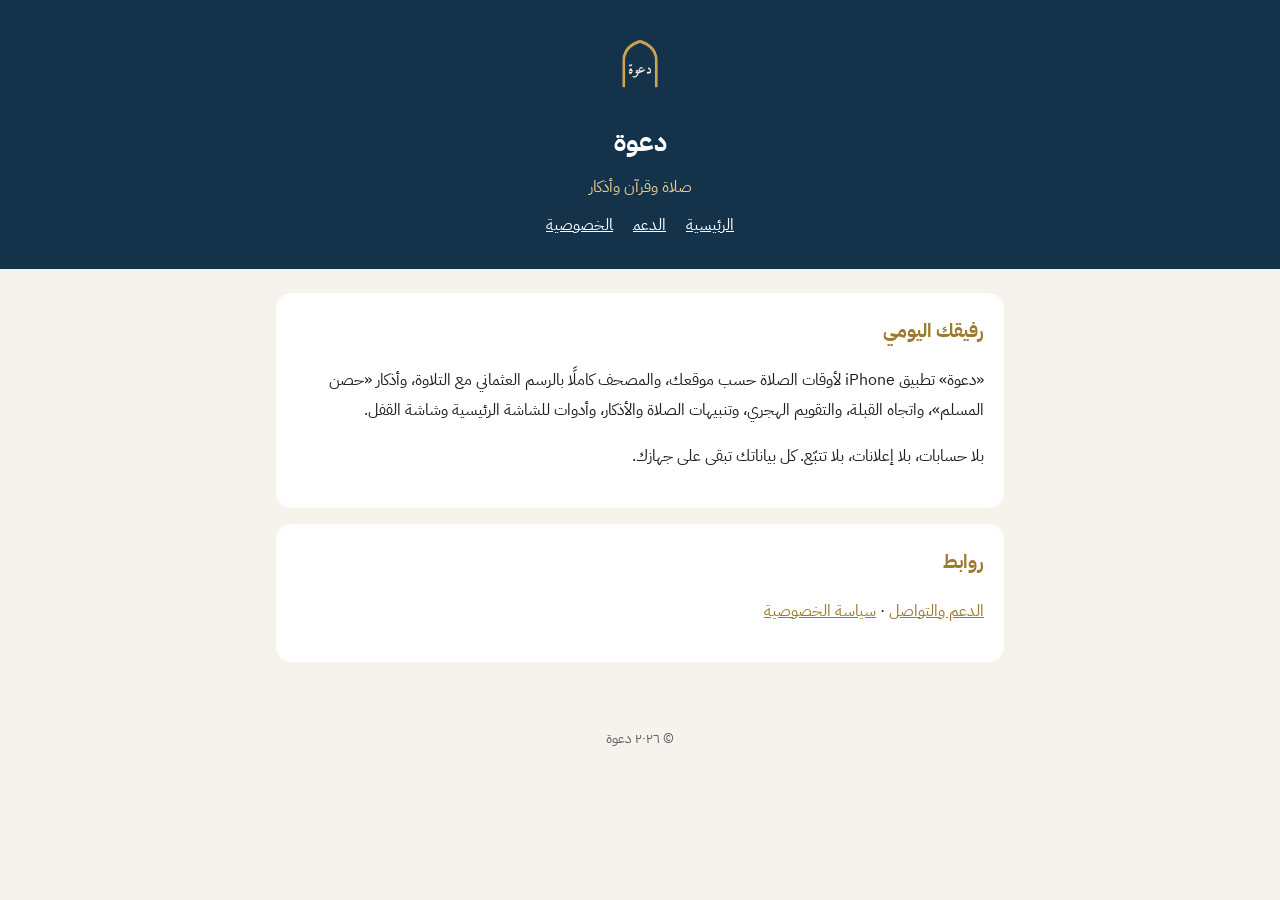
<file: index.html>
<!doctype html><html lang="ar" dir="rtl"><head><meta charset="utf-8"><meta name="viewport" content="width=device-width,initial-scale=1"><link rel="preconnect" href="https://fonts.googleapis.com"><link href="https://fonts.googleapis.com/css2?family=IBM+Plex+Sans+Arabic:wght@400;600&display=swap" rel="stylesheet"><link rel="stylesheet" href="style.css"><link rel="icon" href="icon.png"><title>دعوة</title></head><body><header><img src="icon.png" alt=""><h1>دعوة</h1><p>صلاة وقرآن وأذكار</p><nav><a href="index.html">الرئيسية</a><a href="support.html">الدعم</a><a href="privacy.html">الخصوصية</a></nav></header><main>
<section><h2>رفيقك اليومي</h2><p>«دعوة» تطبيق iPhone لأوقات الصلاة حسب موقعك، والمصحف كاملًا بالرسم العثماني مع التلاوة، وأذكار «حصن المسلم»، واتجاه القبلة، والتقويم الهجري، وتنبيهات الصلاة والأذكار، وأدوات للشاشة الرئيسية وشاشة القفل.</p><p>بلا حسابات، بلا إعلانات، بلا تتبّع. كل بياناتك تبقى على جهازك.</p></section>
<section><h2>روابط</h2><p><a href="support.html">الدعم والتواصل</a> · <a href="privacy.html">سياسة الخصوصية</a></p></section>
</main><footer>© ٢٠٢٦ دعوة</footer></body></html>
</file>
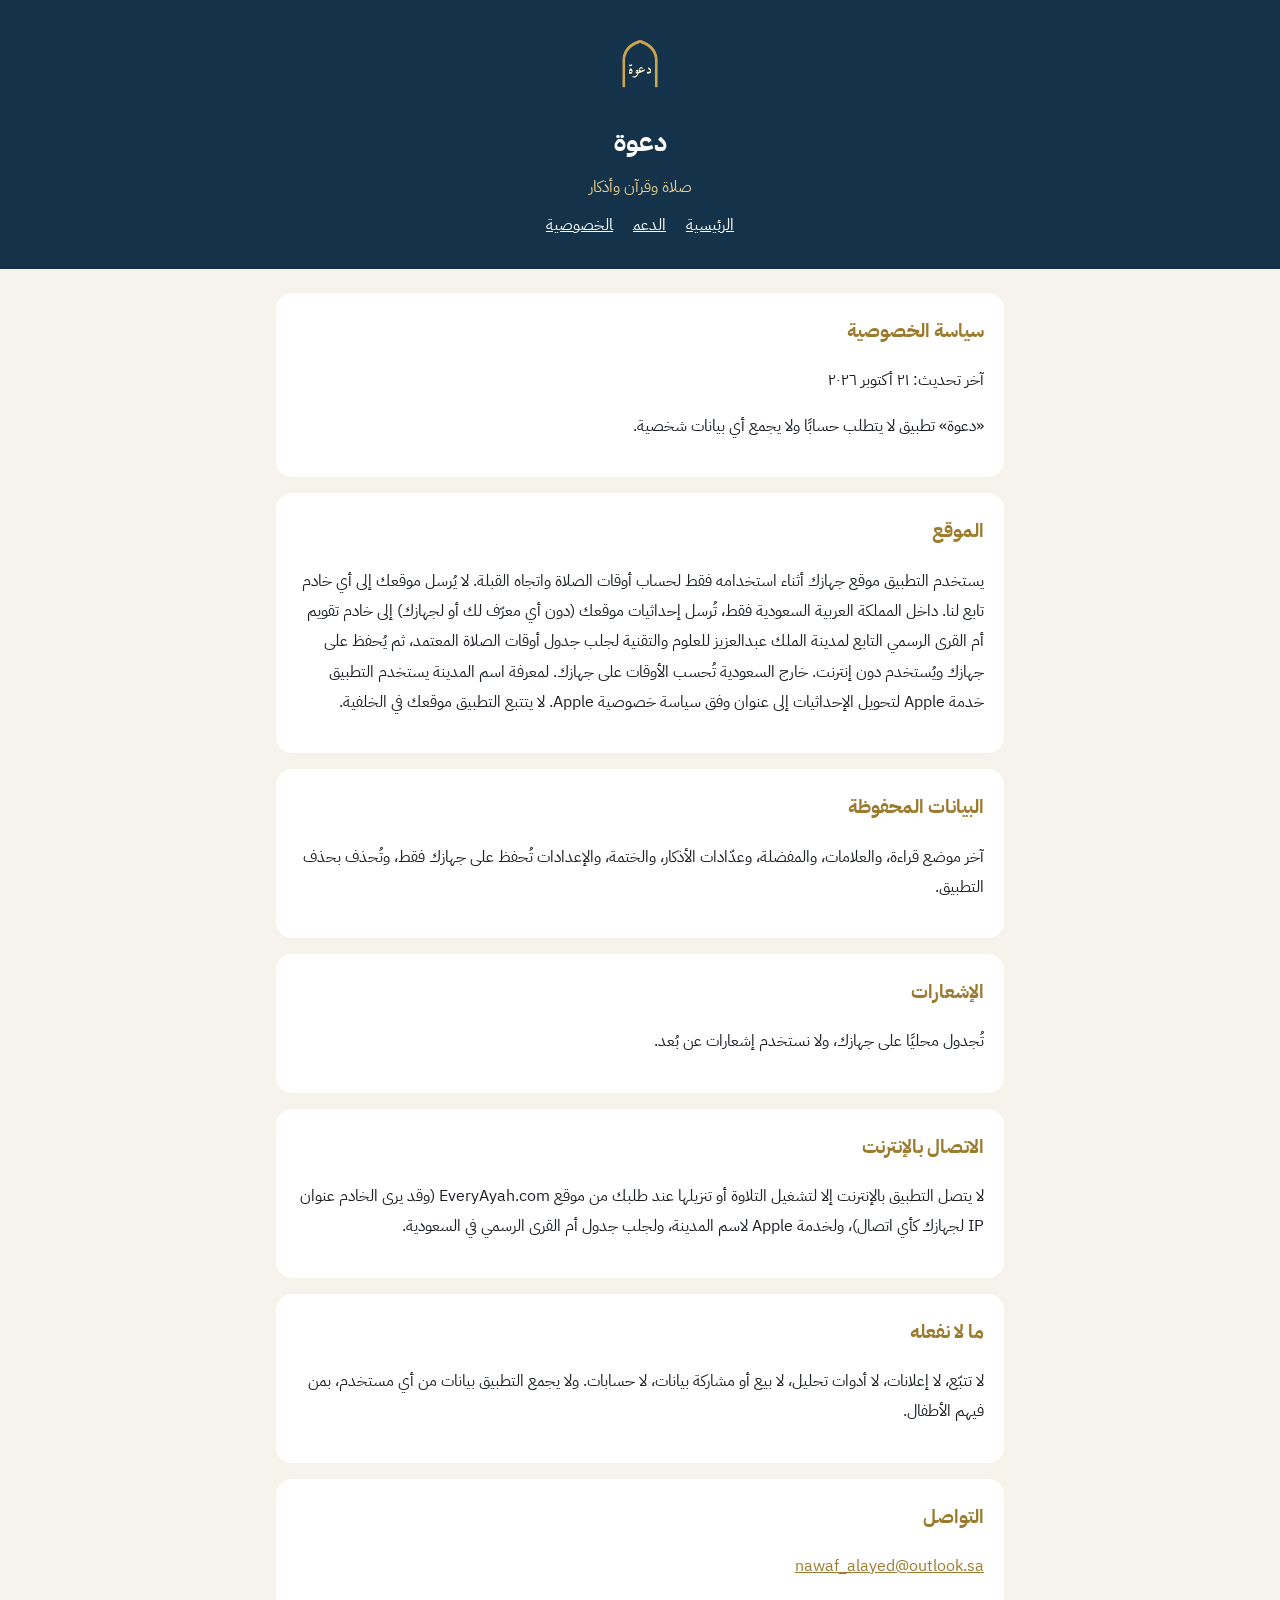
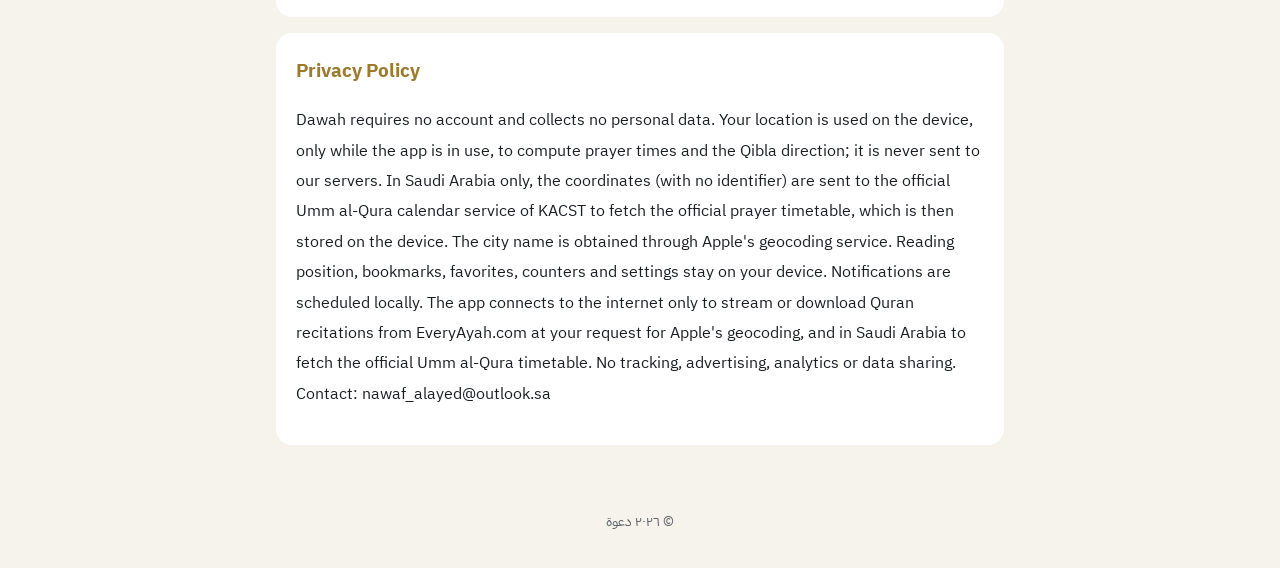
<file: privacy.html>
<!doctype html><html lang="ar" dir="rtl"><head><meta charset="utf-8"><meta name="viewport" content="width=device-width,initial-scale=1"><link rel="preconnect" href="https://fonts.googleapis.com"><link href="https://fonts.googleapis.com/css2?family=IBM+Plex+Sans+Arabic:wght@400;600&display=swap" rel="stylesheet"><link rel="stylesheet" href="style.css"><link rel="icon" href="icon.png"><title>سياسة الخصوصية – دعوة</title></head><body><header><img src="icon.png" alt=""><h1>دعوة</h1><p>صلاة وقرآن وأذكار</p><nav><a href="index.html">الرئيسية</a><a href="support.html">الدعم</a><a href="privacy.html">الخصوصية</a></nav></header><main>
<section><h2>سياسة الخصوصية</h2><p>آخر تحديث: ٢١ أكتوبر ٢٠٢٦</p><p>«دعوة» تطبيق لا يتطلب حسابًا ولا يجمع أي بيانات شخصية.</p></section>
<section><h2>الموقع</h2><p>يستخدم التطبيق موقع جهازك أثناء استخدامه فقط لحساب أوقات الصلاة واتجاه القبلة. لا يُرسل موقعك إلى أي خادم تابع لنا. داخل المملكة العربية السعودية فقط، تُرسل إحداثيات موقعك (دون أي معرّف لك أو لجهازك) إلى خادم تقويم أم القرى الرسمي التابع لمدينة الملك عبدالعزيز للعلوم والتقنية لجلب جدول أوقات الصلاة المعتمد، ثم يُحفظ على جهازك ويُستخدم دون إنترنت. خارج السعودية تُحسب الأوقات على جهازك. لمعرفة اسم المدينة يستخدم التطبيق خدمة Apple لتحويل الإحداثيات إلى عنوان وفق سياسة خصوصية Apple. لا يتتبع التطبيق موقعك في الخلفية.</p></section>
<section><h2>البيانات المحفوظة</h2><p>آخر موضع قراءة، والعلامات، والمفضلة، وعدّادات الأذكار، والختمة، والإعدادات تُحفظ على جهازك فقط، وتُحذف بحذف التطبيق.</p></section>
<section><h2>الإشعارات</h2><p>تُجدول محليًا على جهازك، ولا نستخدم إشعارات عن بُعد.</p></section>
<section><h2>الاتصال بالإنترنت</h2><p>لا يتصل التطبيق بالإنترنت إلا لتشغيل التلاوة أو تنزيلها عند طلبك من موقع EveryAyah.com (وقد يرى الخادم عنوان IP لجهازك كأي اتصال)، ولخدمة Apple لاسم المدينة، ولجلب جدول أم القرى الرسمي في السعودية.</p></section>
<section><h2>ما لا نفعله</h2><p>لا تتبّع، لا إعلانات، لا أدوات تحليل، لا بيع أو مشاركة بيانات، لا حسابات. ولا يجمع التطبيق بيانات من أي مستخدم، بمن فيهم الأطفال.</p></section>
<section><h2>التواصل</h2><p><a href="mailto:nawaf_alayed@outlook.sa">nawaf_alayed@outlook.sa</a></p></section>
<section class="en"><h2>Privacy Policy</h2><p>Dawah requires no account and collects no personal data. Your location is used on the device, only while the app is in use, to compute prayer times and the Qibla direction; it is never sent to our servers. In Saudi Arabia only, the coordinates (with no identifier) are sent to the official Umm al-Qura calendar service of KACST to fetch the official prayer timetable, which is then stored on the device. The city name is obtained through Apple's geocoding service. Reading position, bookmarks, favorites, counters and settings stay on your device. Notifications are scheduled locally. The app connects to the internet only to stream or download Quran recitations from EveryAyah.com at your request for Apple's geocoding, and in Saudi Arabia to fetch the official Umm al-Qura timetable. No tracking, advertising, analytics or data sharing. Contact: nawaf_alayed@outlook.sa</p></section>
</main><footer>© ٢٠٢٦ دعوة</footer></body></html>
</file>
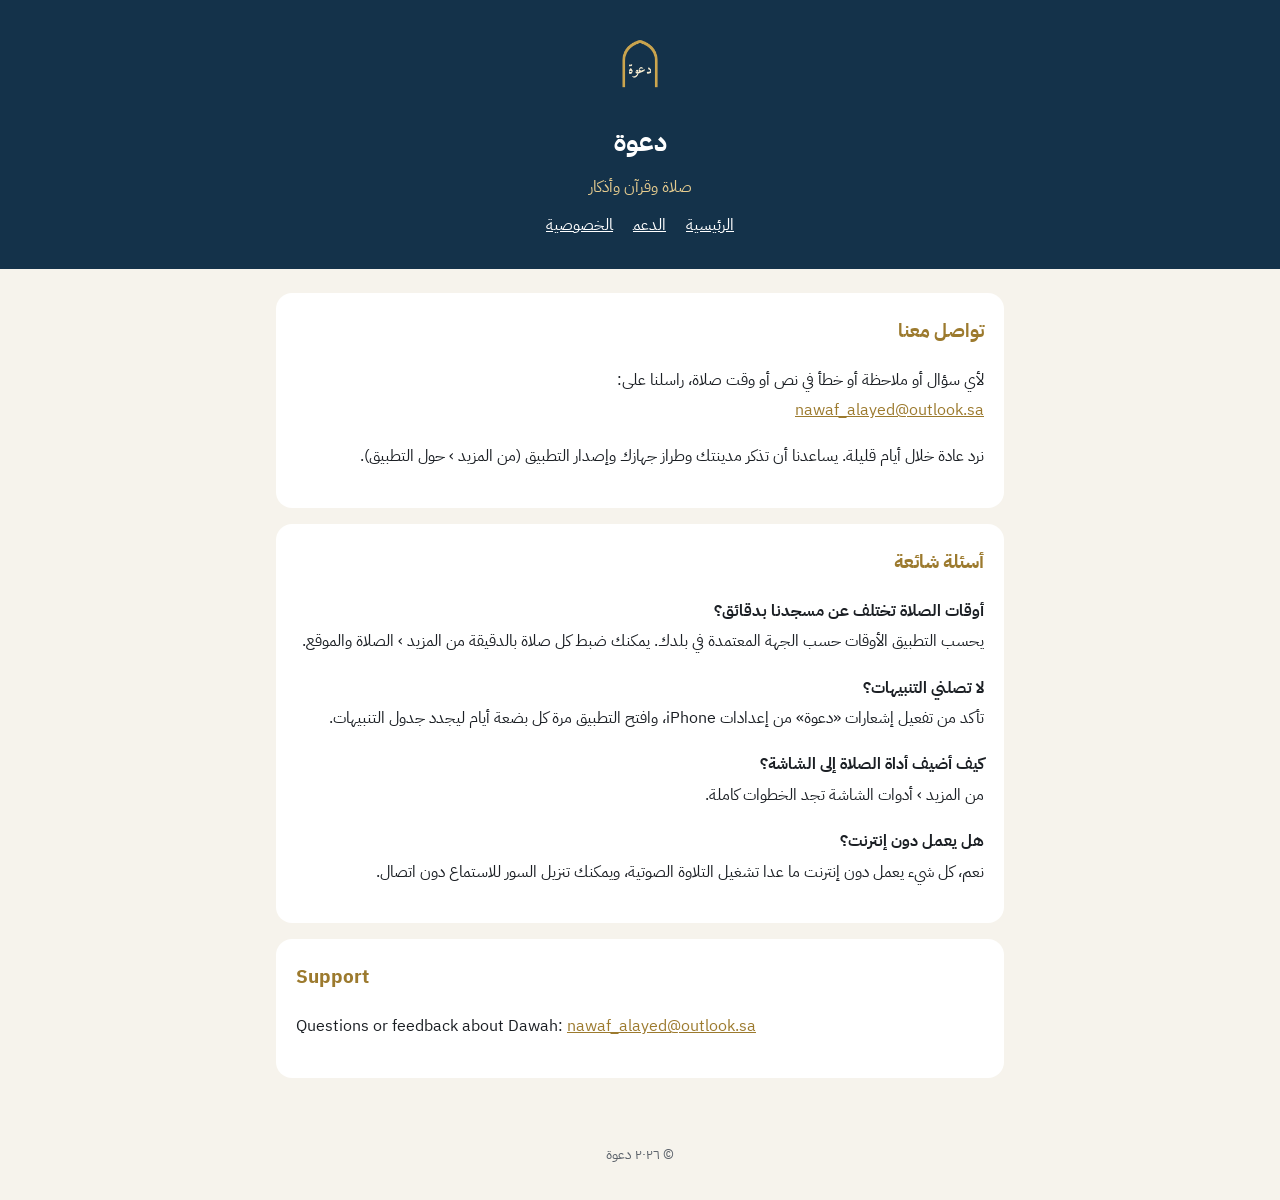
<file: support.html>
<!doctype html><html lang="ar" dir="rtl"><head><meta charset="utf-8"><meta name="viewport" content="width=device-width,initial-scale=1"><link rel="preconnect" href="https://fonts.googleapis.com"><link href="https://fonts.googleapis.com/css2?family=IBM+Plex+Sans+Arabic:wght@400;600&display=swap" rel="stylesheet"><link rel="stylesheet" href="style.css"><link rel="icon" href="icon.png"><title>دعم دعوة</title></head><body><header><img src="icon.png" alt=""><h1>دعوة</h1><p>صلاة وقرآن وأذكار</p><nav><a href="index.html">الرئيسية</a><a href="support.html">الدعم</a><a href="privacy.html">الخصوصية</a></nav></header><main>
<section><h2>تواصل معنا</h2><p>لأي سؤال أو ملاحظة أو خطأ في نص أو وقت صلاة، راسلنا على:<br><a href="mailto:nawaf_alayed@outlook.sa">nawaf_alayed@outlook.sa</a></p><p>نرد عادة خلال أيام قليلة. يساعدنا أن تذكر مدينتك وطراز جهازك وإصدار التطبيق (من المزيد › حول التطبيق).</p></section>
<section><h2>أسئلة شائعة</h2>
<p><b>أوقات الصلاة تختلف عن مسجدنا بدقائق؟</b><br>يحسب التطبيق الأوقات حسب الجهة المعتمدة في بلدك. يمكنك ضبط كل صلاة بالدقيقة من المزيد › الصلاة والموقع.</p>
<p><b>لا تصلني التنبيهات؟</b><br>تأكد من تفعيل إشعارات «دعوة» من إعدادات iPhone، وافتح التطبيق مرة كل بضعة أيام ليجدد جدول التنبيهات.</p>
<p><b>كيف أضيف أداة الصلاة إلى الشاشة؟</b><br>من المزيد › أدوات الشاشة تجد الخطوات كاملة.</p>
<p><b>هل يعمل دون إنترنت؟</b><br>نعم، كل شيء يعمل دون إنترنت ما عدا تشغيل التلاوة الصوتية، ويمكنك تنزيل السور للاستماع دون اتصال.</p></section>
<section class="en"><h2>Support</h2><p>Questions or feedback about Dawah: <a href="mailto:nawaf_alayed@outlook.sa">nawaf_alayed@outlook.sa</a></p></section>
</main><footer>© ٢٠٢٦ دعوة</footer></body></html>
</file>
<file: style.css>
:root{--navy:#14324A;--gold:#9C7A2E;--bg:#F6F3EC;--card:#fff;--text:#1B1F24;--muted:#5d636b}
@media (prefers-color-scheme:dark){:root{--bg:#0D1116;--card:#171D24;--text:#F2EFE8;--muted:#9AA1AA;--gold:#D4B266}}
*{box-sizing:border-box}
body{margin:0;background:var(--bg);color:var(--text);font-family:"IBM Plex Sans Arabic",-apple-system,"SF Arabic",Tahoma,sans-serif;line-height:1.9}
header{background:var(--navy);color:#fff;padding:28px 16px;text-align:center}
header img{width:72px;height:72px;border-radius:16px}
header h1{margin:8px 0 0;font-size:26px}
header p{margin:4px 0 0;color:#E6CC8F}
main{max-width:760px;margin:0 auto;padding:24px 16px 48px}
section{background:var(--card);border-radius:16px;padding:20px;margin-bottom:16px}
h2{color:var(--gold);font-size:19px;margin:0 0 8px}
a{color:var(--gold)}
nav{text-align:center;margin-top:8px}
nav a{color:#fff;margin:0 10px}
.en{direction:ltr;text-align:left}
footer{text-align:center;color:var(--muted);font-size:14px;padding-bottom:32px}
</file>
